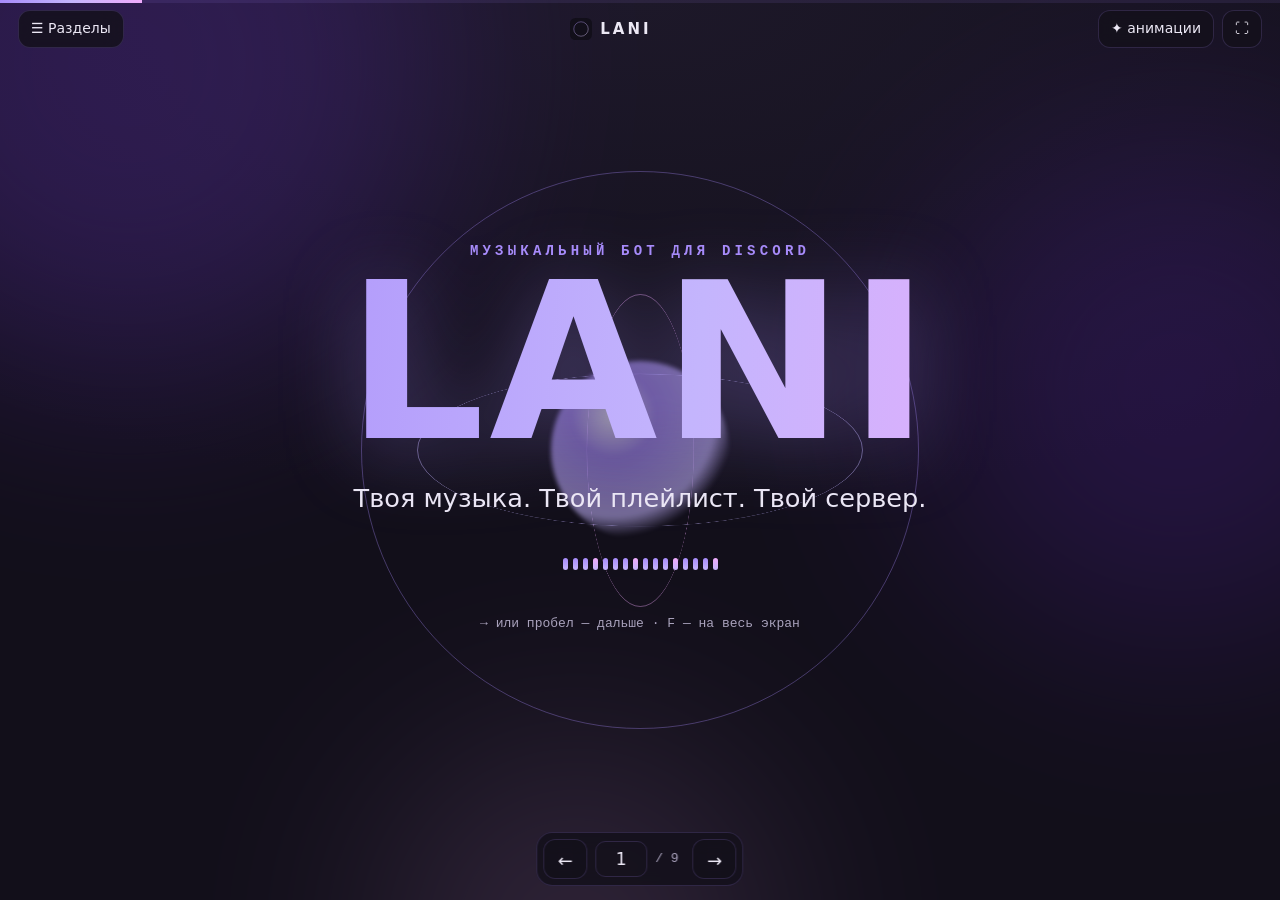
<file: lani/index.html>
<!doctype html>
<html lang="ru">
<head>
<meta charset="utf-8">
<meta name="viewport" content="width=device-width, initial-scale=1, viewport-fit=cover">
<meta http-equiv="Content-Security-Policy" content="default-src 'self'; script-src 'self'; style-src 'self' 'unsafe-inline' https://fonts.googleapis.com; font-src https://fonts.gstatic.com; img-src 'self' data:; connect-src 'none'; frame-src 'none'; object-src 'none'; base-uri 'self'; form-action 'none'">
<title>LANI — музыкальный бот для Discord</title>
<meta name="description" content="Lani — музыкальный бот для Discord: умный поиск, плеер с очередью, личные плейлисты, веб-панель с модерацией по серверам и защищённым входом.">
<meta property="og:title" content="LANI — музыкальный бот для Discord">
<meta property="og:description" content="Твоя музыка. Твой плейлист. Твой сервер.">
<meta name="theme-color" content="#120F1A">
<link rel="icon" href="logo.svg" type="image/svg+xml">
<link rel="preconnect" href="https://fonts.googleapis.com">
<link rel="preconnect" href="https://fonts.gstatic.com" crossorigin>
<link rel="stylesheet" href="https://fonts.googleapis.com/css2?family=Manrope:wght@400;600;700;800&family=JetBrains+Mono:wght@400;600&display=swap">
<link rel="stylesheet" href="styles.css?v=20261025p">
</head>
<body>
<div class="bg" aria-hidden="true"><i class="b1"></i><i class="b2"></i><i class="b3"></i><div class="grid"></div></div>
<div class="bar" aria-hidden="true"><i id="bar"></i></div>

<header class="hud">
  <button class="hud-btn" id="menu-btn" type="button" aria-expanded="false" aria-controls="menu">☰ Разделы</button>
  <span class="hud-brand"><img src="logo.svg" alt="" width="22" height="22"> LANI</span>
  <div class="hud-right">
    <button class="hud-btn" id="motion" type="button" aria-pressed="false" title="Отключить анимации">✦ анимации</button>
    <button class="hud-btn" id="fs" type="button" title="Полный экран (F)">⛶</button>
  </div>
</header>
<nav class="menu" id="menu" aria-label="Разделы презентации" hidden></nav>

<main class="deck" id="deck">

<!-- 1 -->
<section class="slide cover" data-title="Обложка">
  <div class="orb" aria-hidden="true"><i></i><i></i><i></i><span></span></div>
  <div class="cover-text">
    <p class="kicker">музыкальный бот для Discord</p>
    <h1 class="mega">LANI</h1>
    <p class="lead">Твоя музыка. Твой плейлист. Твой сервер.</p>
    <div class="wave" aria-hidden="true"><i></i><i></i><i></i><i></i><i></i><i></i><i></i><i></i><i></i><i></i><i></i><i></i><i></i><i></i><i></i><i></i></div>
    <p class="hint mono">→ или пробел — дальше · F — на весь экран</p>
  </div>
</section>

<!-- 2 -->
<section class="slide" data-title="Музыка без лишних действий">
  <p class="kicker">01 · о боте</p>
  <h2>Музыка <em>без лишних действий</em></h2>
  <p class="lead narrow">Lani ищет треки, играет их в голосовом канале, ведёт очередь и хранит твои плейлисты.</p>
  <div class="cards c4">
    <article class="card a-cyan"><span class="num mono">01</span><h3>Поиск</h3><p>Название, исполнитель, альбом или ссылка.</p></article>
    <article class="card a-violet"><span class="num mono">02</span><h3>Плеер</h3><p>Играет в голосовом канале сервера.</p></article>
    <article class="card a-pink"><span class="num mono">03</span><h3>Очередь</h3><p>Порядок, повтор, перемешивание.</p></article>
    <article class="card a-cyan"><span class="num mono">04</span><h3>Плейлисты</h3><p>Личные коллекции и «Избранное».</p></article>
  </div>
</section>

<!-- 3 -->
<section class="slide" data-title="Умный поиск">
  <p class="kicker">02 · поиск</p>
  <h2>Находи нужную музыку <em>быстрее</em></h2>
  <div class="split2">
    <div>
      <ul class="ticks big">
        <li>Название, исполнитель, альбом — или ссылка YouTube, YouTube Music, SoundCloud</li>
        <li>Исправляет опечатки и транслит: «имаджин драгонс биливер» → Imagine Dragons — Believer</li>
        <li>Сверяет название и длительность со справочником Deezer</li>
        <li>Оригинал выше каверов, ремиксов, live и slowed — если о них не просили</li>
        <li>Неясный запрос — покажет варианты, ты выберешь сам</li>
      </ul>
    </div>
    <div class="glass mock" aria-label="Пример результатов поиска">
      <p class="mock-q mono">/музыка найти <b>believer</b></p>
      <ol class="results">
        <li class="on"><b>Imagine Dragons — Believer</b><span>3:37 · YouTube · ImagineDragons</span></li>
        <li><b>Imagine Dragons — Believer (Audio)</b><span>3:23 · YouTube</span></li>
        <li><b>Imagine Dragons — Believer</b><span>3:26 · SoundCloud</span></li>
      </ol>
      <div class="btns"><span class="btn primary">Включить</span><span class="btn">В очередь</span><span class="btn">В избранное</span></div>
    </div>
  </div>
</section>

<!-- 4 -->
<section class="slide" data-title="Музыка на сервере">
  <p class="kicker">03 · плеер</p>
  <h2>Музыка <em>без лишней суеты</em></h2>
  <div class="split2">
    <div class="glass mock player" aria-label="Пример панели плеера">
      <p class="np">▶ Сейчас играет</p>
      <p class="track">Linkin Park — Numb</p>
      <div class="progress"><i style="--p:42%"></i></div>
      <p class="mono time">1:19 / 3:07 · громкость 50% · повтор: очередь</p>
      <div class="btns"><span class="btn">⏯</span><span class="btn">⏭</span><span class="btn">⏹</span><span class="btn">🔁</span><span class="btn">🔀</span><span class="btn">−10</span><span class="btn">+10</span></div>
    </div>
    <div class="chipset">
      <span>играть</span><span>в очередь</span><span>пауза</span><span>продолжить</span><span>скип</span><span>стоп</span>
      <span>громкость 0–150</span><span>перемотка</span><span>повтор трека</span><span>повтор очереди</span><span>перемешать</span>
      <span>убрать из очереди</span><span>переставить</span><span>очистить</span><span>что играет</span>
      <p class="note">Недоступный трек пропускается с объяснением. Если лучшая загрузка не открылась — Lani пробует другую загрузку той же песни.</p>
    </div>
  </div>
</section>

<!-- 5 -->
<section class="slide" data-title="Личные плейлисты">
  <p class="kicker">04 · коллекции</p>
  <h2>Собирай <em>свою музыку</em></h2>
  <p class="lead narrow">Плейлисты привязаны к твоему Discord-аккаунту и видны только тебе.</p>
  <div class="cards c3">
    <article class="card a-cyan"><h3>Плейлисты</h3><p>Создать, добавить, убрать, переставить, переименовать, удалить с подтверждением.</p></article>
    <article class="card a-violet"><h3>Избранное</h3><p>Одна кнопка под треком. Плюс список недавно добавленного.</p></article>
    <article class="card a-pink"><h3>История</h3><p>Что ты слушал. Можно выключить — история сразу очистится.</p></article>
    <article class="card a-cyan"><h3>Импорт</h3><p>Из ссылки на плейлист YouTube или SoundCloud.</p></article>
    <article class="card a-violet"><h3>Экспорт</h3><p>Список треков текстовым файлом.</p></article>
    <article class="card a-pink"><h3>Через ЛС</h3><p>Напиши Lani «исполнитель — песня»: найдёт, сохранит или включит на сервере, где ты в голосовом.</p></article>
  </div>
</section>

<!-- 6 -->
<section class="slide" data-title="Веб-панель">
  <p class="kicker">05 · веб-панель</p>
  <h2>Настройки бота <em>в одном месте</em></h2>
  <div class="split2">
    <div class="glass mock" aria-label="Пример страницы «Мои серверы»">
      <p class="mock-q mono">/lani/servers</p>
      <ol class="results plain">
        <li class="on"><b>Мой сервер</b><span>Lani установлена · вы владелец · Настроить</span></li>
        <li><b>Дота-тусовка</b><span>Lani установлена · вы администратор · Настроить</span></li>
        <li><b>Учёба</b><span>Lani не установлена · Добавить Lani на сервер</span></li>
      </ol>
      <div class="btns"><span class="btn">Обзор</span><span class="btn primary">Модерация</span><span class="btn">Общение</span><span class="btn">Музыка</span><span class="btn">Роли</span><span class="btn">Журналы</span></div>
    </div>
    <ul class="ticks big">
      <li>Видны только серверы, где ты владелец или администратор</li>
      <li>Права проверяются в Discord при каждом сохранении</li>
      <li>Настройки сервера A никогда не попадают на сервер B</li>
      <li>Плейлисты — тоже в панели; в ЛС Lani — кнопки «Открыть панель» и «Выбрать сервер»</li>
    </ul>
  </div>
</section>

<!-- 7 -->
<section class="slide" data-title="Модерация">
  <p class="kicker">06 · модерация</p>
  <h2>Правила <em>каждого сервера</em></h2>
  <div class="cards c3">
    <article class="card a-cyan"><h3>Слова и фразы</h3><p>Целиком, как слово или как вхождение. Регистр, пробелы, точки и латинские двойники букв не спасут.</p></article>
    <article class="card a-violet"><h3>Действия</h3><p>Удалить, предупредить, записать в журнал, тайм-аут — можно сразу несколько.</p></article>
    <article class="card a-pink"><h3>Исключения</h3><p>Каналы, роли, участники. Модераторы не проверяются.</p></article>
    <article class="card a-cyan"><h3>Антиспам</h3><p>Повторы, лишние упоминания, чужие приглашения. По умолчанию выключен.</p></article>
    <article class="card a-violet"><h3>Проверка</h3><p>Правило можно проверить на примере текста до сохранения.</p></article>
    <article class="card a-pink"><h3>Журналы</h3><p>Срабатывания и все изменения в панели — кто и когда.</p></article>
  </div>
</section>

<!-- 8 -->
<section class="slide" data-title="Безопасность">
  <p class="kicker">07 · безопасность</p>
  <h2>Защищённый вход <em>и 2FA</em></h2>
  <div class="cards c4">
    <article class="card a-cyan"><span class="num mono">01</span><h3>Пароль только на сайте</h3><p>Lani никогда не попросит его в Discord. Хранится как хеш Argon2id.</p></article>
    <article class="card a-violet"><span class="num mono">02</span><h3>Почта и Discord</h3><p>Подтверждение почты и привязка Discord без дубликатов.</p></article>
    <article class="card a-pink"><span class="num mono">03</span><h3>2FA</h3><p>Код из приложения, QR-код и одноразовые резервные коды.</p></article>
    <article class="card a-cyan"><span class="num mono">04</span><h3>Сеансы</h3><p>Ограничение попыток, срок действия, «завершить другие сеансы».</p></article>
  </div>
</section>

<!-- 9 -->
<section class="slide cover final" data-title="Финал">
  <div class="orb small" aria-hidden="true"><i></i><i></i><i></i><span></span></div>
  <div class="cover-text">
    <h2 class="mega">LANI</h2>
    <p class="lead">Твоя музыка. Твой сервер. Твои правила.</p>
    <p class="sub mono">/музыка играть · /плейлист · веб-панель</p>
    <div class="wave" aria-hidden="true"><i></i><i></i><i></i><i></i><i></i><i></i><i></i><i></i><i></i><i></i><i></i><i></i><i></i><i></i><i></i><i></i></div>
  </div>
</section>

</main>

<footer class="ctrl">
  <button class="nav-btn" id="prev" type="button" aria-label="Назад">←</button>
  <label class="goto"><span class="sr">Перейти к слайду</span><input id="goto" type="number" min="1" inputmode="numeric"></label>
  <span class="total mono" id="total"></span>
  <button class="nav-btn" id="next" type="button" aria-label="Далее">→</button>
</footer>

<script src="app.js?v=20261025p"></script>
</body>
</html>
</file>
<file: lani/styles.css>
/* LANI — презентация музыкального бота: тёмная тема, фиолетовые и лавандовые акценты */
:root {
  --bg: #120F1A; --bg2: #1D1829; --cyan: #A78BFA; --violet: #C4B5FD; --pink: #F0ABFC;
  --text: #ECE8F5; --muted: #A9A2BC; --line: rgba(167, 139, 250, .18); --glass: rgba(33, 27, 48, .72);
  --head: "Manrope", "Segoe UI", system-ui, sans-serif; --body: "Manrope", "Segoe UI", system-ui, sans-serif;
  --mono: "JetBrains Mono", Consolas, monospace;
  color-scheme: dark;
}
* { box-sizing: border-box; }
html, body { margin: 0; height: 100%; background: var(--bg); color: var(--text); font: 17px/1.55 var(--body); overflow: hidden; }
button, input { font: inherit; color: inherit; }
:focus-visible { outline: 2px solid var(--cyan); outline-offset: 3px; border-radius: 8px; }
.sr { position: absolute; width: 1px; height: 1px; overflow: hidden; clip: rect(0 0 0 0); }
.mono { font-family: var(--mono); }

/* фон */
.bg { position: fixed; inset: 0; z-index: 0; overflow: hidden; background: radial-gradient(120% 80% at 50% 0%, var(--bg2), var(--bg) 70%); }
.bg i { position: absolute; border-radius: 50%; filter: blur(110px); opacity: .22; }
.b1 { width: 50vmax; height: 50vmax; left: -15vmax; top: -20vmax; background: #7C3AED; animation: fl 24s ease-in-out infinite alternate; }
.b2 { width: 40vmax; height: 40vmax; right: -12vmax; top: 10vmax; background: #6D28D9; opacity: .2 !important; animation: fl 30s ease-in-out infinite alternate-reverse; }
.b3 { width: 30vmax; height: 30vmax; left: 30vw; bottom: -18vmax; background: var(--pink); opacity: .14 !important; animation: fl 36s ease-in-out infinite alternate; }
@keyframes fl { to { transform: translate(8vmax, 5vmax) scale(1.1); } }
.grid { display: none; position: absolute; inset: 0; background-image: linear-gradient(rgba(167, 139, 250, .05) 1px, transparent 1px), linear-gradient(90deg, rgba(167, 139, 250, .05) 1px, transparent 1px);
  background-size: 56px 56px; mask-image: radial-gradient(ellipse at center, #000 30%, transparent 75%); -webkit-mask-image: radial-gradient(ellipse at center, #000 30%, transparent 75%); }
.bar { position: fixed; top: 0; left: 0; right: 0; height: 3px; z-index: 30; background: rgba(167, 139, 250, .1); }
.bar i { display: block; height: 100%; width: 0; background: linear-gradient(90deg, var(--cyan), var(--violet), var(--pink)); transition: width .5s ease; }

/* HUD */
.hud { position: fixed; top: 10px; left: 0; right: 0; z-index: 25; display: flex; align-items: center; justify-content: space-between; gap: 10px; padding: 0 18px; }
.hud-brand { display: flex; align-items: center; gap: 8px; font: 700 15px var(--head); letter-spacing: .2em; }
.hud-right { display: flex; gap: 8px; }
.hud-btn, .nav-btn { border: 1px solid var(--line); background: rgba(20, 17, 28, .85); border-radius: 12px; padding: 7px 12px; cursor: pointer; font-size: 14px; backdrop-filter: blur(8px); -webkit-backdrop-filter: blur(8px); }
.hud-btn:hover, .nav-btn:hover { border-color: var(--cyan); }
.hud-btn[aria-pressed="true"] { color: #14111C; background: var(--cyan); }
.menu { position: fixed; top: 52px; left: 18px; z-index: 26; width: min(320px, calc(100% - 36px)); max-height: 70vh; overflow: auto; padding: 8px; border-radius: 16px; border: 1px solid var(--line); background: rgba(24, 20, 34, .98); }
.menu button { display: flex; gap: 10px; width: 100%; text-align: left; padding: 8px 10px; border: 0; border-radius: 10px; background: none; cursor: pointer; color: var(--muted); }
.menu button span { width: 26px; color: var(--cyan); font-family: var(--mono); font-size: 13px; }
.menu button:hover, .menu button.on { background: rgba(167, 139, 250, .08); color: var(--text); }

/* слайды */
.deck { position: relative; z-index: 1; height: 100%; }
.slide { position: absolute; inset: 0; display: flex; flex-direction: column; justify-content: center; padding: 74px max(24px, 6vw) 84px; overflow-y: auto;
  opacity: 0; visibility: hidden; transform: translateX(40px) scale(.98); transition: opacity .55s ease, transform .55s cubic-bezier(.2, .8, .2, 1), visibility .55s; }
.slide.on { opacity: 1; visibility: visible; transform: none; }
.slide.past { transform: translateX(-40px) scale(.98); }
.slide > * { max-width: 1240px; width: 100%; margin-left: auto; margin-right: auto; }
.slide.on > * { animation: up .7s both; }
.slide.on > *:nth-child(2) { animation-delay: .08s; } .slide.on > *:nth-child(3) { animation-delay: .16s; } .slide.on > *:nth-child(4) { animation-delay: .24s; }
@keyframes up { from { opacity: 0; transform: translateY(18px); } to { opacity: 1; transform: none; } }
h2 { margin: 0 0 14px; font: 800 clamp(30px, 4.6vw, 62px)/1.05 var(--head); letter-spacing: -.02em; }
h2 em, .mega { font-style: normal; background: linear-gradient(95deg, var(--cyan), var(--violet) 55%, var(--pink)); -webkit-background-clip: text; background-clip: text; color: transparent; }
h3 { margin: 0 0 8px; font: 700 19px/1.25 var(--head); }
.lead { margin: 0 0 22px; font-size: clamp(17px, 1.6vw, 22px); color: var(--text); }
.lead.narrow { max-width: 820px; margin-left: 0; }
.note { margin: 18px 0 0; font-size: 14px; color: var(--muted); }
.kicker { margin: 0 0 6px; font: 600 14px var(--mono); letter-spacing: .3em; text-transform: uppercase; color: var(--cyan); }
.glass { border: 1px solid var(--line); background: var(--glass); border-radius: 22px; backdrop-filter: blur(14px); -webkit-backdrop-filter: blur(14px); }
.pad { padding: 24px; }
.pad p { margin: 10px 0 0; color: var(--muted); }

/* обложка */
.cover { align-items: center; text-align: center; }
.cover-text { position: relative; z-index: 2; }
.mega { margin: 0; font: 800 clamp(84px, 17vw, 230px)/.9 var(--head); letter-spacing: .02em; filter: drop-shadow(0 10px 40px rgba(167, 139, 250, .35)); }
.cover .lead { max-width: 820px; margin: 18px auto 6px; font-size: clamp(18px, 2vw, 26px); }
.sub { margin: 0; color: var(--muted); }
.hint { margin-top: 26px; color: var(--muted); font-size: 13px; }
.slide > .orb { position: absolute; z-index: 1; inset: 0; margin: auto; width: min(62vmin, 560px); height: min(62vmin, 560px); max-width: none; pointer-events: none; animation: none !important; }
.orb i { position: absolute; inset: 0; border-radius: 50%; border: 1px solid rgba(167, 139, 250, .35); animation: spin 18s linear infinite; }
.orb i:nth-child(2) { inset: 10%; border-color: rgba(196, 181, 253, .45); transform: rotateX(70deg); animation-duration: 12s; }
.orb i:nth-child(3) { inset: 22%; border-color: rgba(240, 171, 252, .4); transform: rotateY(70deg); animation-duration: 9s; animation-direction: reverse; }
.orb span { position: absolute; inset: 34%; border-radius: 50%; background: radial-gradient(circle at 35% 30%, #fff, var(--cyan) 25%, var(--violet) 60%, transparent 72%); filter: blur(2px); opacity: .55; animation: pulse 3.2s ease-in-out infinite; }
.slide > .orb.small { width: min(44vmin, 380px); height: min(44vmin, 380px); }
@keyframes spin { to { rotate: 360deg; } }
@keyframes pulse { 50% { opacity: .85; transform: scale(1.06); } }
.wave { display: flex; gap: 5px; justify-content: center; align-items: center; height: 48px; margin-top: 22px; }
.wave i { width: 5px; height: 12px; border-radius: 3px; background: linear-gradient(var(--cyan), var(--violet)); animation: wv 1.1s ease-in-out infinite; }
.wave i:nth-child(odd) { animation-delay: .15s; } .wave i:nth-child(3n) { animation-delay: .35s; } .wave i:nth-child(4n) { animation-delay: .55s; background: linear-gradient(var(--pink), var(--violet)); }
@keyframes wv { 50% { height: 44px; } }

/* карточки */
.cards { display: grid; gap: 16px; }
.c1 { grid-template-columns: 1fr; } .c3 { grid-template-columns: repeat(3, minmax(0, 1fr)); } .c4 { grid-template-columns: repeat(4, minmax(0, 1fr)); }
.cards.tight { margin-top: 18px; }
.card { position: relative; padding: 24px 22px 22px; border-radius: 20px; border: 1px solid var(--line); background: var(--glass); overflow: hidden; box-shadow: 0 10px 30px rgba(0, 0, 0, .25); transition: transform .3s, border-color .3s, box-shadow .3s; }
.card:hover { box-shadow: 0 16px 40px rgba(167, 139, 250, .14); }
.card::before { content: ""; position: absolute; left: 0; top: 0; right: 0; height: 4px; background: var(--acc); }
.card:hover { transform: translateY(-4px); border-color: var(--acc); }
.card p { margin: 0; color: var(--muted); font-size: 15px; }
.a-cyan { --acc: #A78BFA; } .a-violet { --acc: #C4B5FD; } .a-pink { --acc: #F0ABFC; }
.ico { display: block; font-size: 28px; margin-bottom: 8px; }
.big { display: block; font: 700 38px/1 var(--head); color: var(--acc); margin-bottom: 8px; }
.split { flex-direction: row; align-items: center; gap: 5vw; }
.split > * { flex: 1; }
.split2 { display: grid; grid-template-columns: 1fr 1fr; gap: 16px; }
.ticks { list-style: none; margin: 0; padding: 0; }
.ticks li { position: relative; padding: 9px 0 9px 30px; border-bottom: 1px dashed var(--line); color: var(--muted); }
.ticks li::before { content: "▸"; position: absolute; left: 4px; color: var(--cyan); }
.ticks.big li { font-size: 18px; color: var(--text); }
.quote { padding: 34px; }
.quote p { margin: 0 0 14px; font: 600 clamp(22px, 2.6vw, 34px)/1.25 var(--head); }

/* метки */
.tag { display: inline-block; padding: 3px 10px; border-radius: 999px; font: 600 12px var(--mono); font-style: normal; border: 1px solid currentColor; white-space: nowrap; }
.t-ok { color: #86EFAC; } .t-part { color: #FCD34D; } .t-check { color: #C4B5FD; } .t-plan { color: #F9A8D4; } .t-ai { color: #A78BFA; }

/* люди */
.people { display: grid; grid-template-columns: 1fr 1fr; gap: 20px; }
.person { padding: 28px; text-align: center; }
.person h3 { font-size: clamp(16px, 1.6vw, 21px); word-break: break-all; margin-top: 14px; }
.person p { color: var(--muted); margin: 6px 0 14px; }
.avatar { width: 108px; height: 108px; margin: 0 auto; border-radius: 30px; position: relative; overflow: hidden; transform: rotate(-6deg); }
.av1 { background: conic-gradient(from 30deg, var(--cyan), var(--violet), var(--cyan)); }
.av2 { background: conic-gradient(from 200deg, var(--pink), var(--cyan), var(--pink)); }
.avatar i { position: absolute; inset: 18px; border-radius: 22px; background: var(--bg); }
.avatar i::after { content: ""; position: absolute; inset: 22px; border-radius: 50%; border: 3px solid rgba(236, 232, 245, .8); }

/* архитектура */
.arch { position: relative; height: min(44vh, 380px); margin-top: 6px; }
.links { position: absolute; inset: 0; width: 100%; height: 100%; z-index: 0; }
.links path { fill: none; stroke: rgba(167, 139, 250, .35); stroke-width: .3; stroke-dasharray: 1.2 1.2; animation: dash 3s linear infinite; }
@keyframes dash { to { stroke-dashoffset: -12; } }
.node { position: absolute; z-index: 1; transform: translate(-50%, -50%); padding: 12px 18px; border-radius: 16px; border: 1px solid var(--line); background: var(--glass); cursor: pointer; font: 600 15px var(--head); white-space: nowrap; transition: border-color .2s, box-shadow .2s; }
.node:hover, .node.on { border-color: var(--cyan); box-shadow: 0 0 24px rgba(167, 139, 250, .35); }
.n-discord { left: 50%; top: 14%; } .n-server { left: 25%; top: 50%; } .n-pc { left: 75%; top: 50%; }
.n-db { left: 50%; top: 86%; } .n-ai { left: 12%; top: 88%; } .n-watch { left: 88%; top: 88%; }
.info { margin-top: 14px; padding: 16px 20px; color: var(--muted); min-height: 3.2em; }

/* цифры */
.stats { display: grid; grid-template-columns: repeat(4, 1fr); gap: 16px; }
.stat { padding: 28px 18px; border-radius: 22px; border: 1px solid var(--line); background: var(--glass); text-align: center; }
.stat b { display: block; font: 700 clamp(40px, 6vw, 84px)/1 var(--head); background: linear-gradient(var(--cyan), var(--violet)); -webkit-background-clip: text; background-clip: text; color: transparent; }
.stat span { color: var(--muted); }

/* категории и каталог */
.catgrid { display: grid; grid-template-columns: repeat(5, minmax(0, 1fr)); gap: 12px; }
.catcard { padding: 16px; border-radius: 16px; border: 1px solid var(--line); background: var(--glass); cursor: pointer; text-align: left; transition: border-color .2s, transform .2s; }
.catcard:hover { border-color: var(--acc, var(--cyan)); transform: translateY(-3px); }
.catcard b { display: block; font: 700 32px var(--head); color: var(--acc, var(--cyan)); }
.catalog-slide { justify-content: flex-start; }
.cat-head { display: flex; flex-wrap: wrap; align-items: center; justify-content: space-between; gap: 12px; }
.cat-head h2 { margin: 0; }
.search input { width: min(380px, 80vw); height: 44px; padding: 0 16px; border-radius: 12px; border: 1px solid var(--line); background: rgba(20, 17, 28, .85); outline: none; }
.search input:focus { border-color: var(--cyan); }
.chips { display: flex; flex-wrap: wrap; gap: 8px; margin: 14px auto 6px; }
.chip { padding: 6px 12px; border-radius: 999px; border: 1px solid var(--line); background: none; cursor: pointer; font-size: 13px; color: var(--muted); }
.chip[aria-pressed="true"] { color: #14111C; background: var(--cyan); border-color: var(--cyan); }
.count { font-size: 12px; color: var(--muted); margin: 4px auto 8px; }
.catalog { display: grid; grid-template-columns: repeat(auto-fill, minmax(290px, 1fr)); gap: 10px; overflow-y: auto; max-height: calc(100vh - 290px); padding-right: 6px; }
.cmd { padding: 14px; border-radius: 14px; border: 1px solid var(--line); background: var(--glass); }
.cmd code { display: block; font: 600 14px var(--mono); color: var(--cyan); word-break: break-word; }
.cmd p { margin: 6px 0 8px; font-size: 14px; color: var(--muted); }
.cmd .meta { display: flex; flex-wrap: wrap; gap: 6px; align-items: center; }
.cmd .who { font-size: 12px; color: var(--text); padding: 2px 8px; border-radius: 6px; background: rgba(196, 181, 253, .18); }
.cmd .kind { font-size: 11px; color: var(--muted); font-family: var(--mono); }
.cmd .copy { margin-left: auto; border: 1px solid var(--line); background: none; border-radius: 8px; padding: 2px 8px; cursor: pointer; font-size: 12px; color: var(--muted); }
.cmd .copy:hover { color: var(--cyan); border-color: var(--cyan); }

/* голосовой конвейер */
.pipe { display: grid; grid-template-columns: repeat(7, minmax(0, 1fr)); gap: 8px; position: relative; }
.step { padding: 16px 10px; border-radius: 16px; border: 1px solid var(--line); background: var(--glass); text-align: center; transition: border-color .3s, box-shadow .3s, transform .3s; }
.step b { display: block; font: 700 16px var(--head); }
.step span { font-size: 12px; color: var(--muted); }
.step.on { border-color: var(--cyan); background: var(--cyan); color: #14111C; box-shadow: 0 12px 26px rgba(167, 139, 250, .3); transform: translateY(-6px); }
.step.on span { color: rgba(20, 17, 28, .8); }

/* маршрут */
.route { display: flex; flex-direction: column; gap: 14px; }
.r-in { padding: 14px 20px; text-align: center; font-weight: 700; }
.r-split { display: grid; grid-template-columns: 1fr 1fr; gap: 14px; }
.r-box { padding: 20px; border-radius: 18px; border: 1px solid; }
.r-box p { margin: 0; color: var(--muted); font-size: 15px; }
.local { border-color: rgba(134, 239, 172, .45); background: rgba(134, 239, 172, .06); }
.ai { border-color: rgba(196, 181, 253, .6); background: rgba(196, 181, 253, .08); }

/* настроение */
.moods { display: flex; flex-wrap: wrap; gap: 6px; margin: 8px 0; }
.moods span { padding: 4px 10px; border-radius: 999px; font-size: 13px; background: rgba(167, 139, 250, .08); border: 1px solid rgba(167, 139, 250, .25); }
.moods.alt span { background: rgba(240, 171, 252, .1); border-color: rgba(240, 171, 252, .35); }

/* игры */
.games { display: grid; grid-template-columns: repeat(3, minmax(0, 1fr)); gap: 14px; }
.game { padding: 20px; border-radius: 20px; border: 1px solid var(--line); background: var(--glass); display: flex; flex-direction: column; gap: 6px; }
.game b { font: 700 19px var(--head); } .game span { color: var(--muted); font-size: 14px; flex: 1; }
.game .tag { align-self: flex-start; }

/* лестница прав */
.ladder { list-style: none; margin: 0; padding: 0; display: flex; flex-direction: column; gap: 6px; }
.ladder li { display: flex; justify-content: space-between; gap: 12px; padding: 10px 16px; border-radius: 12px; border: 1px solid var(--line); background: var(--glass); }
.ladder b { font-family: var(--head); } .ladder span { color: var(--muted); font-size: 13px; text-align: right; }
.l7 { border-color: var(--pink) !important; } .l6 { border-color: rgba(240, 171, 252, .5) !important; } .l5, .l4 { border-color: rgba(196, 181, 253, .6) !important; } .l3 { border-color: rgba(167, 139, 250, .5) !important; }

/* скорость */
.meter { position: relative; display: flex; justify-content: space-between; gap: 10px; padding: 12px 0 18px; }
.meter span { color: var(--muted); } .meter b { font-family: var(--mono); color: var(--cyan); }
.meter i { position: absolute; left: 0; bottom: 6px; height: 6px; width: var(--w); border-radius: 3px; background: linear-gradient(90deg, var(--cyan), var(--violet)); }
.meter.dim b { color: var(--muted); } .meter.dim i { background: rgba(169, 162, 188, .3); }

/* статусы и дорожная карта */
.status { display: grid; grid-template-columns: 1fr 1fr; gap: 8px 16px; }
.status div { display: flex; justify-content: space-between; align-items: center; gap: 10px; padding: 10px 14px; border-radius: 12px; border: 1px solid var(--line); background: var(--glass); }
.road { list-style: none; margin: 10px 0 0; padding: 0; display: grid; grid-template-columns: repeat(5, 1fr); gap: 10px; position: relative; }
.road::before { content: ""; position: absolute; left: 4%; right: 4%; top: 20px; height: 2px; background: linear-gradient(90deg, var(--cyan), var(--violet), var(--pink)); opacity: .5; }
.road li { position: relative; padding: 48px 12px 14px; border-radius: 16px; text-align: center; }
.road li::before { content: ""; position: absolute; left: 50%; top: 12px; width: 18px; height: 18px; margin-left: -9px; border-radius: 50%; background: var(--bg); border: 3px solid var(--muted); }
.road li.done::before { border-color: #86EFAC; background: #86EFAC; } .road li.now::before { border-color: var(--cyan); box-shadow: 0 0 16px var(--cyan); }
.road b { display: block; font: 700 18px var(--head); } .road span { font-size: 13px; color: var(--muted); }

/* управление */
.ctrl { position: fixed; bottom: 14px; left: 50%; transform: translateX(-50%); z-index: 25; display: flex; align-items: center; gap: 8px; padding: 6px; border-radius: 16px; border: 1px solid var(--line); background: rgba(20, 17, 28, .9); backdrop-filter: blur(8px); -webkit-backdrop-filter: blur(8px); }
.nav-btn { width: 44px; height: 40px; font-size: 18px; }
.goto input { width: 52px; height: 36px; text-align: center; border-radius: 10px; border: 1px solid var(--line); background: none; -moz-appearance: textfield; }
.goto input::-webkit-inner-spin-button { -webkit-appearance: none; }
.total { font-size: 13px; color: var(--muted); padding-right: 6px; }

/* адаптив */
@media (max-width: 1000px) {
  .c4, .catgrid { grid-template-columns: repeat(2, minmax(0, 1fr)); }
  .c3, .games { grid-template-columns: repeat(2, minmax(0, 1fr)); }
  .pipe { grid-template-columns: repeat(4, minmax(0, 1fr)); }
  .stats { grid-template-columns: repeat(2, 1fr); }
  .road { grid-template-columns: repeat(2, 1fr); } .road::before { display: none; }
}
@media (max-width: 720px) {
  html, body { font-size: 15px; }
  .slide { justify-content: flex-start; padding: 70px 16px 84px; }
  .split { flex-direction: column; align-items: stretch; gap: 18px; }
  .c3, .c4, .games, .people, .split2, .r-split, .status, .catgrid { grid-template-columns: minmax(0, 1fr); }
  .pipe { grid-template-columns: repeat(2, minmax(0, 1fr)); }
  .arch { height: 360px; } .node { font-size: 12px; padding: 8px 10px; white-space: normal; text-align: center; max-width: 42vw; }
  .catalog { max-height: none; }
  .hud-btn { padding: 6px 9px; font-size: 12px; }
  .hud-brand { display: none; }
}

/* без анимаций */
.still *, .still *::before, .still *::after { animation: none !important; transition: none !important; }
@media (prefers-reduced-motion: reduce) { *, *::before, *::after { animation: none !important; transition: none !important; } }

/* печать / PDF: каждый слайд — страница */
@media print {
  @page { size: 1280px 720px; margin: 0; }
  html, body { overflow: visible; height: auto; background: #14111C; -webkit-print-color-adjust: exact; print-color-adjust: exact; }
  .hud, .ctrl, .bar, .menu { display: none !important; }
  .bg { position: absolute; }
  .deck { height: auto; }
  .slide { position: relative; inset: auto; width: 1280px; height: 720px; opacity: 1 !important; visibility: visible !important; transform: none !important; page-break-after: always; break-after: page; overflow: hidden; padding: 56px 64px; }
  .slide > * { animation: none !important; }
  .catalog-slide { display: none; }
}

/* кадры для экспорта */
.export .hud, .export .ctrl, .export .bar { display: none !important; }

/* выравнивание: подзаголовки и подписи — по той же колонке, что и остальной текст слайда */
.slide > .lead.narrow, .slide > .note, .slide > .kicker { margin-left: auto; margin-right: auto; max-width: 1240px; }
.slide > .lead.narrow { padding-right: min(30%, 420px); }

/* музыкальные макеты */
.num { display: block; margin-bottom: 14px; font-size: 13px; color: var(--cyan); letter-spacing: .12em; }
.mock { padding: 22px; border-radius: 22px; }
.mock-q { margin: 0 0 14px; font-size: 14px; color: var(--muted); } .mock-q b { color: var(--text); }
.results { list-style: none; margin: 0 0 16px; padding: 0; display: flex; flex-direction: column; gap: 8px; counter-reset: r; }
.results.plain li::before { content: none; } .results.plain li { grid-template-columns: 1fr; }
.results li { counter-increment: r; display: grid; grid-template-columns: 26px 1fr; padding: 10px 12px; border-radius: 12px; border: 1px solid var(--line); }
.results li::before { content: counter(r); grid-row: span 2; color: var(--cyan); font-family: var(--mono); }
.results li.on { border-color: var(--cyan); background: rgba(167, 139, 250, .1); }
.results b { font-weight: 600; } .results span { font-size: 13px; color: var(--muted); }
.btns { display: flex; flex-wrap: wrap; gap: 8px; }
.btn { padding: 7px 14px; border-radius: 10px; border: 1px solid var(--line); background: rgba(167, 139, 250, .06); font-size: 14px; }
.btn.primary { background: var(--cyan); color: #120F1A; border-color: var(--cyan); font-weight: 700; }
.player .np { margin: 0; font: 600 13px var(--mono); color: var(--cyan); letter-spacing: .08em; text-transform: uppercase; }
.player .track { margin: 8px 0 16px; font: 700 clamp(22px, 2.4vw, 32px)/1.2 var(--head); }
.progress { height: 6px; border-radius: 3px; background: rgba(167, 139, 250, .15); overflow: hidden; }
.progress i { display: block; height: 100%; width: var(--p); background: linear-gradient(90deg, var(--cyan), var(--violet)); }
.player .time { margin: 10px 0 16px; font-size: 13px; color: var(--muted); }
.chipset { display: flex; flex-wrap: wrap; gap: 8px; align-content: flex-start; }
.chipset span { padding: 8px 14px; border-radius: 999px; border: 1px solid var(--line); background: var(--glass); font-size: 15px; }
.chipset .note { flex-basis: 100%; }
.dm p { margin: 0 0 10px; padding: 10px 14px; border-radius: 14px; max-width: 92%; font-size: 15px; }
.dm .me { margin-left: auto; background: rgba(167, 139, 250, .18); width: fit-content; }
.dm .bot { background: rgba(255, 255, 255, .04); border: 1px solid var(--line); }
.dm .bot.small { font-size: 13px; color: var(--muted); margin-top: 10px; }
.dm .btns { margin-bottom: 4px; }
</file>
